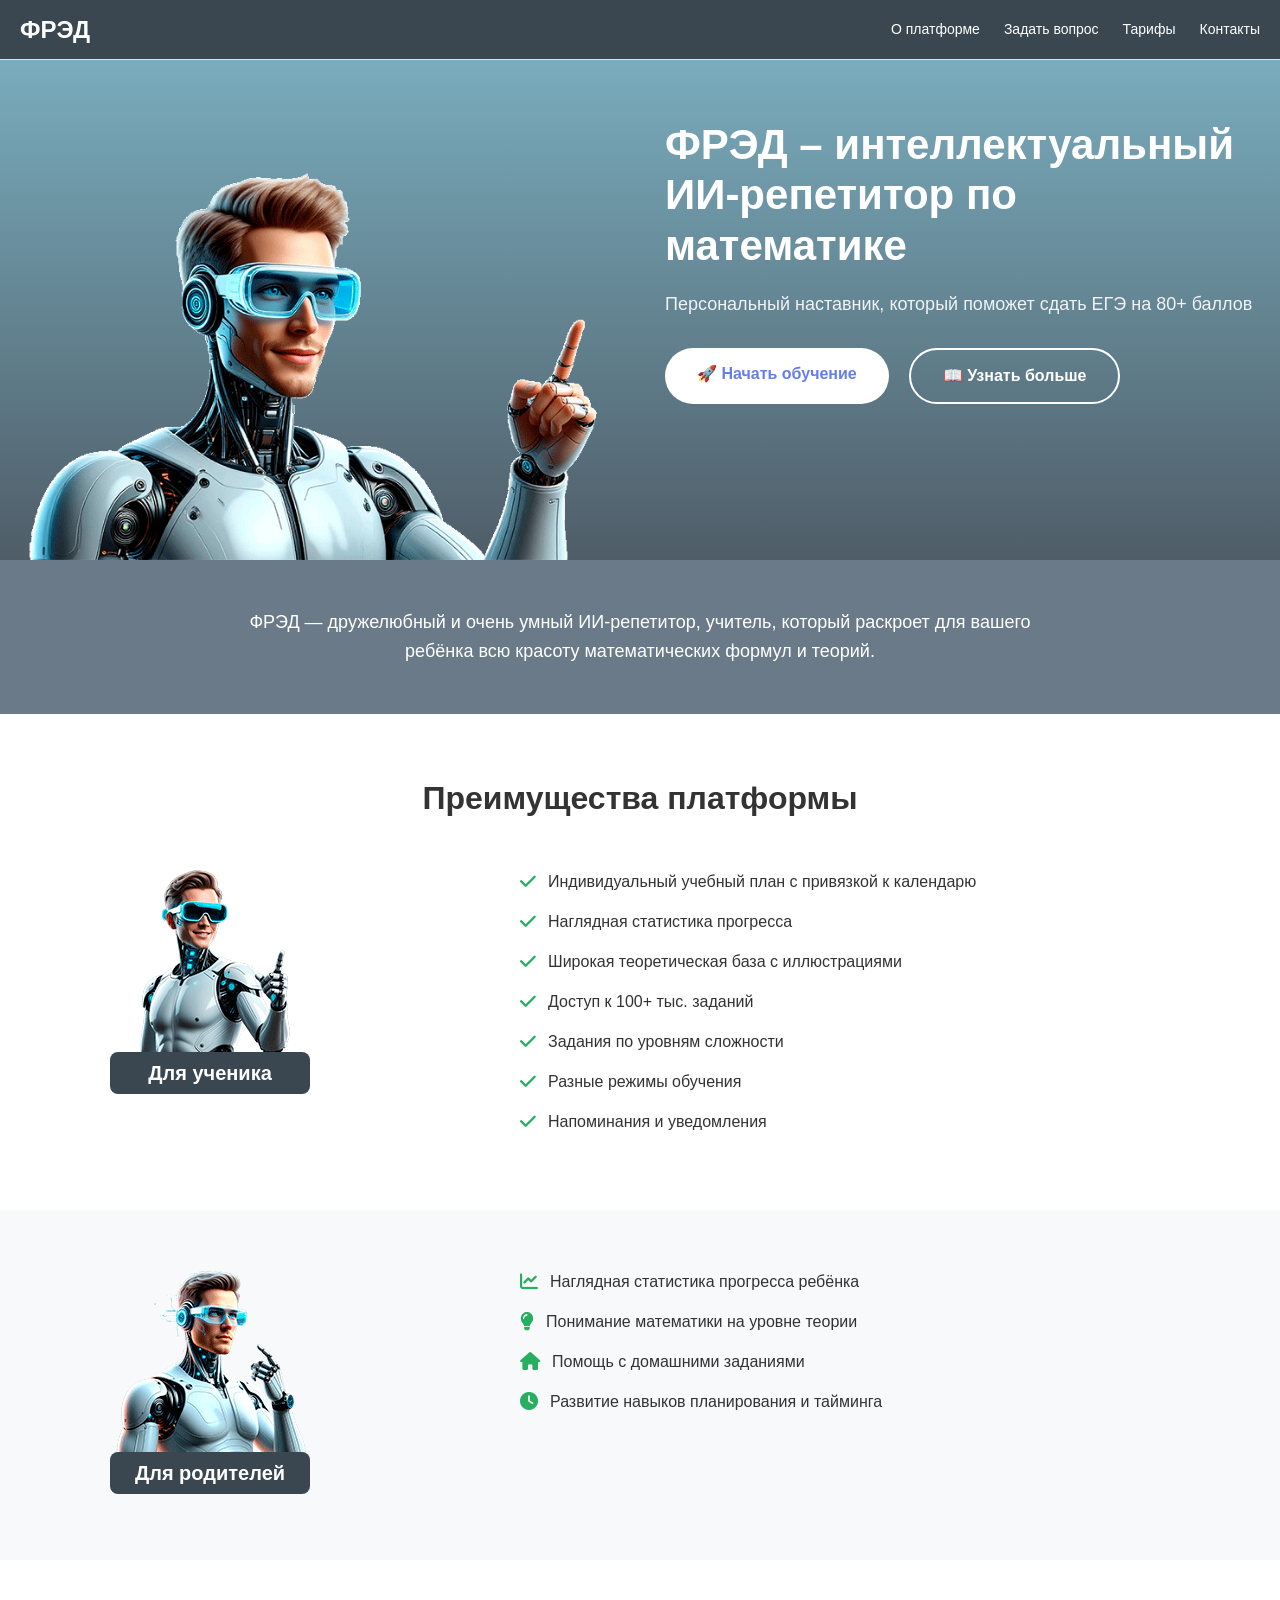
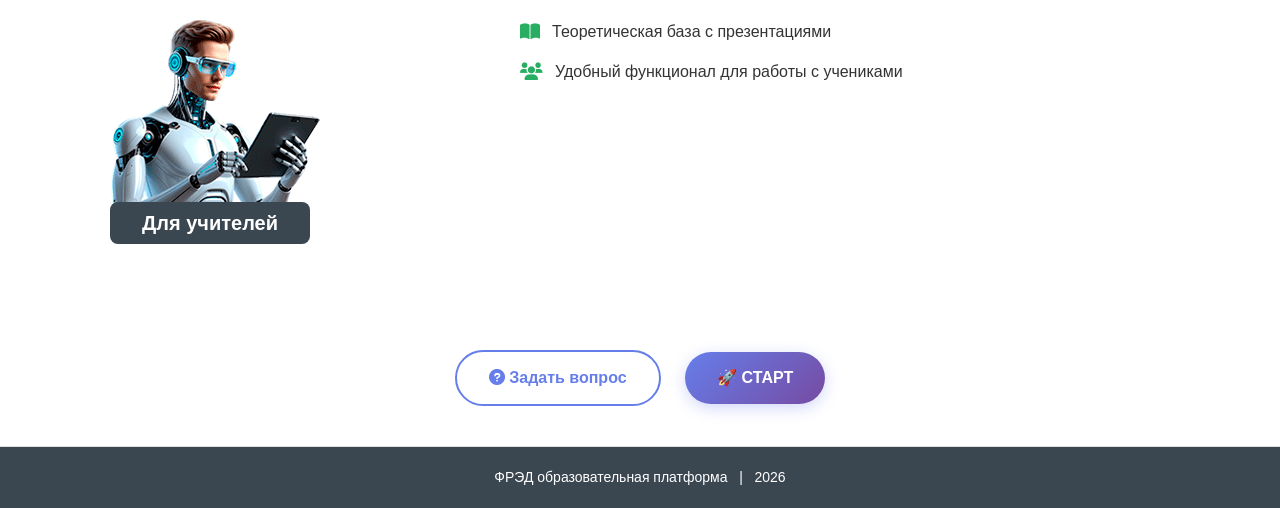
<file: static/index.html>
<!DOCTYPE html>
<html lang="ru">
<head>
    <meta charset="UTF-8">
    <meta name="viewport" content="width=device-width, initial-scale=1.0, user-scalable=yes">
    <meta name="description" content="ФРЭД — интеллектуальный ИИ-репетитор по математике. Подготовка к ЕГЭ, контрольным работам с 6 по 11 класс. Индивидуальный план, наглядная статистика, 100+ тыс. заданий.">
    <title>ФРЭД — ИИ-репетитор по математике</title>
    <link rel="icon" type="image/svg+xml" href="data:image/svg+xml,%3Csvg xmlns='http://www.w3.org/2000/svg' viewBox='0 0 100 100'%3E%3Ccircle cx='50' cy='50' r='50' fill='%23667EEA'/%3E%3Ctext x='50' y='67' text-anchor='middle' fill='white' font-size='40' font-weight='bold' font-family='Arial'%3EФ%3C/text%3E%3C/svg%3E">
    <link rel="stylesheet" href="https://cdnjs.cloudflare.com/ajax/libs/font-awesome/6.0.0-beta3/css/all.min.css">
    <style>
        * {
            margin: 0;
            padding: 0;
            box-sizing: border-box;
        }

        body {
            font-family: 'Arial', 'Helvetica', sans-serif;
            line-height: 1.5;
            color: #333333;
            overflow-x: hidden;
        }

        /* Контейнер с максимальной шириной */
        .container {
            max-width: 1400px;
            margin: 0 auto;
            padding: 0 20px;
        }

        /* ========== HEADER ========== */
        .header {
            background: #3a4650;
            width: 100%;
            min-height: 60px;
            display: flex;
            align-items: center;
            justify-content: space-between;
            flex-wrap: wrap;
            padding: 0 20px;
            border-bottom: 1px solid #e0e0e0;
            position: relative;
        }

        .logo {
            font-size: 24px;
            font-weight: bold;
            color: #fff;
            text-decoration: none;
        }

        .nav {
            display: flex;
            gap: 24px;
            flex-wrap: wrap;
        }

        .nav a {
            text-decoration: none;
            font-size: 14px;
            color: #fff;
            transition: color 0.3s;
        }

        .nav a:hover {
            color: #667EEA;
        }

        .mobile-menu-btn {
            display: none;
            font-size: 24px;
            background: none;
            border: none;
            cursor: pointer;
        }

        /* ========== HERO БЛОК (градиент) ========== */
        .hero {
            background: linear-gradient(
    to top, /* Направление градиента: снизу вверх */
    #4f5d68, /* Нижний цвет */
    #79acbd  /* Верхний цвет */
  );
  padding: 0;
    position: relative;
			
    }

.hero-container {
        max-width: 1400px;
    margin: 0 auto;
    padding: 0 20px;
    display: flex;
    align-items: stretch;  /* ← МЕНЯЕМ */
    gap: 50px;
    flex-wrap: wrap;
    position: relative;
	min-height: 500px;  /* ← минимальная высота */
}

.hero-image {
    flex: 1;
    min-width: 250px;
    margin-top: auto;
    text-align: center;
    display: flex;
    align-items: center;
    justify-content: center;
    height: 100%;  /* ← растягиваем на всю высоту родителя */
}

.hero-image img {
     width: auto;
    
    max-width: 100%;
    display: block;
    margin: 0 auto;
}


.hero-content {
     flex: 1;
    margin-top: 60px;
    margin-bottom: 60px;
}

.hero-content h1 {
    font-size: 42px;
    font-weight: bold;
    color: white;
    margin-bottom: 20px;
    line-height: 1.2;
}

.hero-subtitle {
    font-size: 18px;
    color: rgba(255,255,255,0.9);
    margin-bottom: 30px;
}

.hero-buttons {
    display: flex;
    gap: 20px;
    flex-wrap: wrap;
}

.btn-hero-primary {
    display: inline-block;
    background: white;
    color: #667EEA;
    padding: 14px 32px;
    border-radius: 40px;
    text-decoration: none;
    font-weight: bold;
    transition: all 0.3s;
}

.btn-hero-primary:hover {
    transform: translateY(-3px);
}

.btn-hero-secondary {
    display: inline-block;
    background: transparent;
    border: 2px solid white;
    color: white;
    padding: 14px 32px;
    border-radius: 40px;
    text-decoration: none;
    font-weight: bold;
    transition: all 0.3s;
}

.btn-hero-secondary:hover {
    background: rgba(255,255,255,0.1);
}

@media (max-width: 768px) {
    .hero {
        padding: 40px 0;
    }
    .hero-container {
        flex-direction: column;
        text-align: center;
    }
    .hero-content h1 {
        font-size: 28px;
    }
    .hero-buttons {
        justify-content: center;
    }
}


        /* ========== СИНИЙ БАННЕР ========== */
        .blue-banner {
            background: #6a7a88;
            color: white;
            text-align: center;
            padding: 48px 20px;
        }

        .blue-banner p {
            max-width: 800px;
            margin: 0 auto;
            font-size: 18px;
            line-height: 1.6;
        }

        /* ========== СЕКЦИИ ========== */
        .section {
            padding: 60px 0;
            background: #FFFFFF;
        }

        .section.light-bg {
            background: #F8F9FA;
        }

        .section-title {
            text-align: center;
            font-size: 32px;
            margin-bottom: 48px;
            font-weight: bold;
        }

        .two-columns {
            display: flex;
            gap: 200px;  /* увеличьте gap для большего расстояния */
            flex-wrap: wrap;
			padding-left: 80px;  /* ← отступ слева для всего блока */
        }

      /* Правильный паттерн для скрытого текста (рекомендован Google) */
.visually-hidden {
    position: absolute;
    width: 1px;
    height: 1px;
    margin: -1px;
    padding: 0;
    overflow: hidden;
    border: 0;
    clip: rect(0, 0, 0, 0);
    white-space: nowrap;
}

/* Стили для иконок */
.icon-col {
    text-align: center;
    display: flex;
    flex-direction: column;
    align-items: center;  /* ← центрирует иконку по горизонтали */
}

.icon-wrapper {
    position: relative;
    width: 220px;
    margin: 0 auto;
}

.section-icon {
    display: block;
    width: 100%;
    height: auto;
}

.icon-label {
    position: absolute;
    bottom: 6px;
    left: 0;
    right: 0;
    text-align: center;
    font-size: 20px;
    font-weight: bold;
    color: white;
    background: #3a4650;
    padding: 6px 10px;
    border-radius: 8px;
    margin: 0 10px;
}

/* Адаптив */
@media (max-width: 768px) {
    .two-columns {
            display: flex;
            gap: 60px;  /* увеличьте gap для большего расстояния */
            flex-wrap: wrap;
			padding-left: 20px;  /* ← отступ слева для всего блока */
        }
}


        .features-list {
            list-style: none;
        }

        .features-list li {
            margin-bottom: 16px;
            display: flex;
            align-items: flex-start;
            gap: 12px;
        }

        .features-list li i {
            color: #27ae60;
            font-size: 18px;
            margin-top: 2px;
            flex-shrink: 0;
        }

        /* ========== КНОПКИ CTA ========== */
        .buttons-row {
            text-align: center;
            padding: 40px 0;
        }

        .btn {
            display: inline-block;
            padding: 14px 32px;
            font-size: 16px;
            font-weight: bold;
            border-radius: 40px;
            text-decoration: none;
            transition: all 0.3s;
            margin: 0 10px;
            border: none;
            cursor: pointer;
        }

        .btn-primary {
            background: linear-gradient(135deg, #667EEA 0%, #764BA2 100%);
            color: white;
            box-shadow: 0 4px 15px rgba(102, 126, 234, 0.3);
        }

        .btn-primary:hover {
            transform: translateY(-2px);
            box-shadow: 0 6px 20px rgba(102, 126, 234, 0.4);
        }

        .btn-outline {
            background: transparent;
            color: #667EEA;
            border: 2px solid #667EEA;
        }

        .btn-outline:hover {
            background: #667EEA;
            color: white;
        }

        /* ========== FOOTER ========== */
        .footer {
            background: #3a4650;
            text-align: center;
            padding: 20px;
            border-top: 1px solid #e0e0e0;
            font-size: 14px;
            color: #fff;
        }

        /* ========== АДАПТИВНОСТЬ ========== */
        @media (max-width: 767px) {
            .header {
                position: relative;
                justify-content: space-between;
            }
            .nav {
                display: none;
                width: 100%;
                flex-direction: column;
                gap: 12px;
                padding: 20px 0;
                background: white;
                border-top: 1px solid #e0e0e0;
                margin-top: 10px;
            }
            .nav.open {
                display: flex;
            }
            .mobile-menu-btn {
                display: block;
            }
            .hero {
                padding: 40px 0;
                min-height: auto;
            }
            .hero-container {
                flex-direction: column;
                text-align: center;
            }
            .hero-content h1 {
                font-size: 28px;
            }
            .hero-buttons {
                justify-content: center;
            }
            .btn-hero-primary, .btn-hero-secondary {
                padding: 12px 24px;
            }
            .two-columns {
                flex-direction: column;
                gap: 40px;
            }
            .section-title {
                font-size: 28px;
            }
            .btn {
                display: block;
                width: 80%;
                margin: 10px auto;
                text-align: center;
            }
        }

        @media (min-width: 768px) and (max-width: 1199px) {
            .hero {
                padding: 50px 0;
            }
            .hero-content h1 {
                font-size: 32px;
            }
            .two-columns {
                gap: 30px;
            }
        }

        /* Анимация при скролле */
        @keyframes fadeInUp {
            from {
                opacity: 0;
                transform: translateY(30px);
            }
            to {
                opacity: 1;
                transform: translateY(0);
            }
        }

        .animate {
            animation: fadeInUp 0.6s ease forwards;
        }
    </style>
</head>
<body>

    <!-- HEADER -->
    <header class="header">
        <a href="#" class="logo">ФРЭД</a>
        <button class="mobile-menu-btn" id="mobileMenuBtn" aria-label="Меню">
            <i class="fas fa-bars"></i>
        </button>
        <nav class="nav" id="mainNav">
            <a href="#about">О платформе</a>
            <a href="#faq">Задать вопрос</a>
            <a href="#tariffs">Тарифы</a>
            <a href="#contacts">Контакты</a>
        </nav>
    </header>

    <!-- HERO БЛОК (градиент + Фрэд) -->
  <section class="hero">
    <div class="hero-container">
        <div class="hero-image">
                <img src="/static/images/repetitor.png" 
                     alt="репетитор по математике">
             </div>
        <div class="hero-content">
            <h1>ФРЭД – интеллектуальный<br>ИИ-репетитор по математике</h1>
            <p class="hero-subtitle">Персональный наставник, который поможет сдать ЕГЭ на 80+ баллов</p>
            <div class="hero-buttons">
                <a href="/static/choose-role.html" class="btn-hero-primary">🚀 Начать обучение</a>
                <a href="#about" class="btn-hero-secondary">📖 Узнать больше</a>
            </div>
        </div>
    </div>
</section>

    <!-- СИНИЙ БАННЕР -->
    <section class="blue-banner">
        <p>ФРЭД — дружелюбный и очень умный ИИ-репетитор, учитель, который раскроет для вашего ребёнка всю красоту математических формул и теорий.</p>
    </section>

    <!-- СЕКЦИЯ: Преимущества платформы -->
    <section class="section" id="about">
        <div class="container">
            <h2 class="section-title">Преимущества платформы</h2>
            <div class="two-columns">
    <!-- Для ученика -->
    <div class="col icon-col">
        <div class="icon-wrapper">
            <img src="/static/images/icon_uchenik_2.png" alt="Индивидуальный план и наглядная статистика" class="section-icon">
            <div class="icon-label">Для ученика</div>
             </div>
            </div>
    <div class="col">
        <ul class="features-list">
            <li><i class="fas fa-check"></i> Индивидуальный учебный план с привязкой к календарю</li>
            <li><i class="fas fa-check"></i> Наглядная статистика прогресса</li>
            <li><i class="fas fa-check"></i> Широкая теоретическая база с иллюстрациями</li>
            <li><i class="fas fa-check"></i> Доступ к 100+ тыс. заданий</li>
            <li><i class="fas fa-check"></i> Задания по уровням сложности</li>
            <li><i class="fas fa-check"></i> Разные режимы обучения</li>
            <li><i class="fas fa-check"></i> Напоминания и уведомления</li>
        </ul>
    </div>
</div>
        </div>
    </section>

    <!-- СЕКЦИЯ: Для родителей -->
    <section class="section light-bg">
        <div class="container">
           <div class="two-columns">
    <!-- Для родителей -->
    <div class="col icon-col">
        <div class="icon-wrapper">
            <img src="/static/images/icon_rodit_2.png" alt="Контроль прогресса и помощь ребёнку" class="section-icon">
            <div class="icon-label">Для родителей</div>
            </div>
        
    </div>
    <div class="col">
        <ul class="features-list">
            <li><i class="fas fa-chart-line"></i> Наглядная статистика прогресса ребёнка</li>
            <li><i class="fas fa-lightbulb"></i> Понимание математики на уровне теории</li>
            <li><i class="fas fa-home"></i> Помощь с домашними заданиями</li>
            <li><i class="fas fa-clock"></i> Развитие навыков планирования и тайминга</li>
        </ul>
    </div>
</div>
        </div>
    </section>

    <!-- СЕКЦИЯ: Для учителей -->
    <section class="section">
        <div class="container">
           <div class="two-columns">
    <!-- Для учителей -->
    <div class="col icon-col">
        <div class="icon-wrapper">
            <img src="/static/images/icon_ticher_2.png" alt="Инструменты для работы с классом" class="section-icon">
            <div class="icon-label">Для учителей</div>
            </div>       
    </div>
    <div class="col">
        <ul class="features-list">
            <li><i class="fas fa-book-open"></i> Теоретическая база с презентациями</li>
            <li><i class="fas fa-users"></i> Удобный функционал для работы с учениками</li>
        </ul>
    </div>
</div>
        </div>
    </section>

    <!-- КНОПКИ CTA -->
    <section class="buttons-row">
        <a href="#" class="btn btn-outline" id="askQuestionBtn"><i class="fas fa-question-circle"></i> Задать вопрос</a>
        <a href="/static/choose-role.html" class="btn btn-primary" id="startBtn">🚀 СТАРТ</a>
    </section>

    <!-- FOOTER -->
    <footer class="footer">
        <p>ФРЭД образовательная платформа &nbsp;&nbsp;|&nbsp;&nbsp; 2026</p>
    </footer>

    <script>
        // Бургер-меню
        const mobileBtn = document.getElementById('mobileMenuBtn');
        const mainNav = document.getElementById('mainNav');
        if (mobileBtn) {
            mobileBtn.addEventListener('click', () => {
                mainNav.classList.toggle('open');
            });
        }

        // Анимация при скролле
        const animatedElements = document.querySelectorAll('.section, .blue-banner, .hero');
        const observer = new IntersectionObserver((entries) => {
            entries.forEach(entry => {
                if (entry.isIntersecting) {
                    entry.target.classList.add('animate');
                    observer.unobserve(entry.target);
                }
            });
        }, { threshold: 0.1 });
        animatedElements.forEach(el => observer.observe(el));

        // Обработчики кнопок
        document.getElementById('askQuestionBtn')?.addEventListener('click', (e) => {
            e.preventDefault();
            alert('📬 Чат с Фрэдом откроется здесь. Вы можете задать любой вопрос.');
        });
    </script>
</body>
</html>
</file>
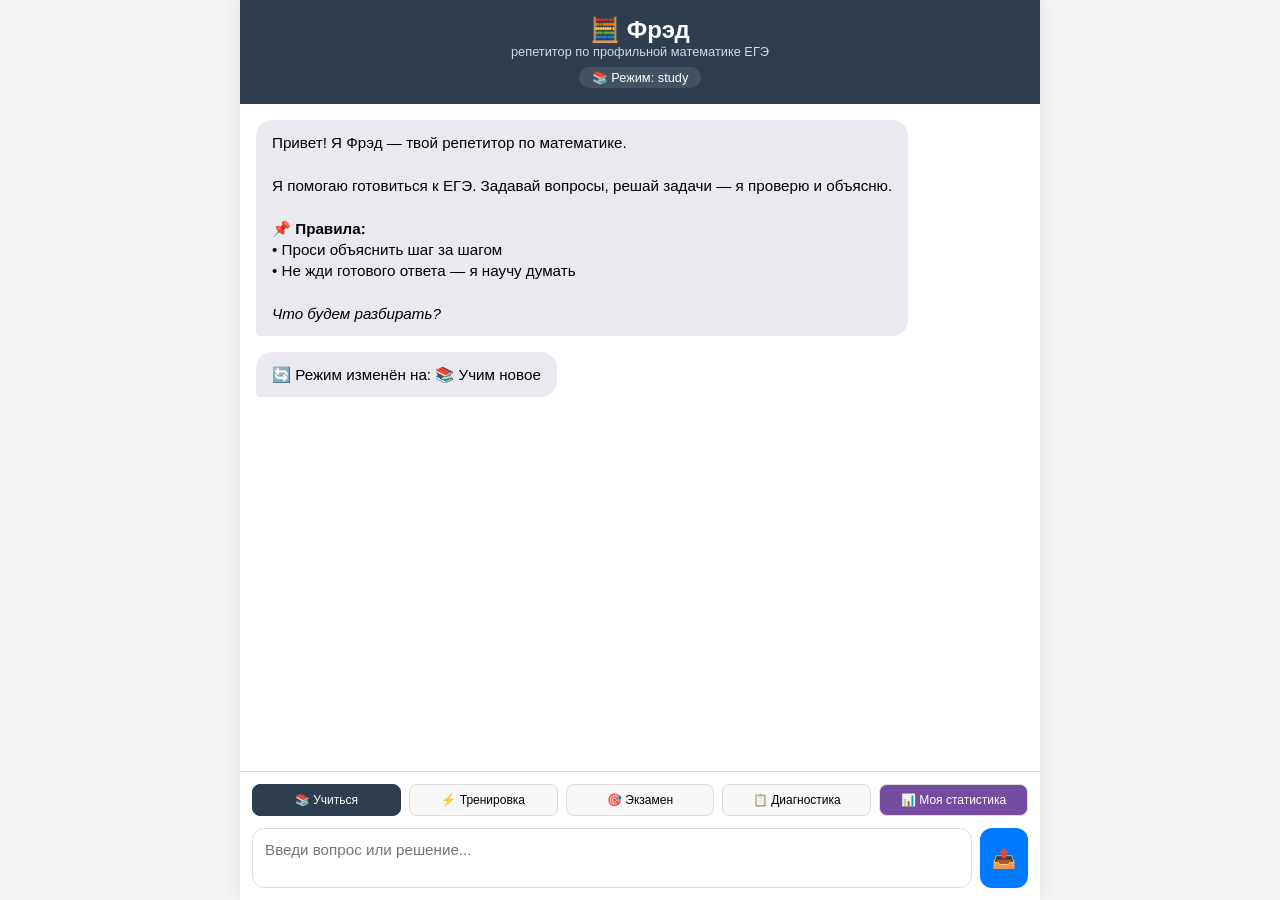
<file: static/app.html>
<!DOCTYPE html>
<html lang="ru">
<head>
    <meta charset="UTF-8">
    <meta name="viewport" content="width=device-width, initial-scale=1.0, user-scalable=yes">
    <title>Фрэд — репетитор по математике</title>
    <style>
        * { margin: 0; padding: 0; box-sizing: border-box; }
        body {
            font-family: -apple-system, BlinkMacSystemFont, 'Segoe UI', Roboto, Helvetica, Arial, sans-serif;
            background: #f5f5f5;
            height: 100vh;
            display: flex;
            justify-content: center;
            align-items: center;
        }
        .app {
            width: 100%;
            max-width: 800px;
            height: 100vh;
            display: flex;
            flex-direction: column;
            background: white;
            box-shadow: 0 0 20px rgba(0,0,0,0.1);
        }
        header {
            background: #2c3e50;
            color: white;
            padding: 1rem;
            text-align: center;
            flex-shrink: 0;
        }
        header h1 { font-size: 1.5rem; }
        .subtitle { font-size: 0.8rem; opacity: 0.8; }
        .mode-indicator {
            background: rgba(255,255,255,0.1);
            display: inline-block;
            padding: 0.2rem 0.8rem;
            border-radius: 20px;
            font-size: 0.8rem;
            margin-top: 0.5rem;
        }
        .chat-container {
            flex: 1;
            overflow-y: auto;
            padding: 1rem;
        }
        .chat-messages {
            display: flex;
            flex-direction: column;
            gap: 1rem;
        }
        .message {
            max-width: 85%;
            padding: 0.75rem 1rem;
            border-radius: 1rem;
            line-height: 1.4;
            font-size: 0.95rem;
        }
        .message.user {
            background: #007aff;
            color: white;
            align-self: flex-end;
            border-bottom-right-radius: 0.25rem;
        }
        .message.assistant {
            background: #e9e9ef;
            color: #000;
            align-self: flex-start;
            border-bottom-left-radius: 0.25rem;
        }
        .input-area {
            border-top: 1px solid #ddd;
            padding: 0.75rem;
            background: white;
            flex-shrink: 0;
        }
        .mode-buttons {
            display: flex;
            gap: 0.5rem;
            margin-bottom: 0.75rem;
        }
        .mode-btn {
            flex: 1;
            padding: 0.5rem;
            border: 1px solid #ddd;
            background: #f8f8f8;
            border-radius: 0.5rem;
            cursor: pointer;
            font-size: 0.8rem;
            transition: all 0.2s;
        }
        .mode-btn:hover { background: #e0e0e0; }
        .mode-btn.active {
            background: #2c3e50;
            color: white;
            border-color: #2c3e50;
        }
        .input-row {
            display: flex;
            gap: 0.5rem;
        }
        textarea {
            flex: 1;
            padding: 0.75rem;
            border: 1px solid #ddd;
            border-radius: 0.75rem;
            resize: none;
            font-family: inherit;
            font-size: 0.95rem;
        }
        #send-btn {
            width: 48px;
            background: #007aff;
            border: none;
            border-radius: 0.75rem;
            color: white;
            font-size: 1.2rem;
            cursor: pointer;
        }
        .typing { color: #666; font-style: italic; padding: 0.5rem 1rem; }
        @media (max-width: 600px) {
            .message { max-width: 90%; }
            .mode-btn { font-size: 0.7rem; }
        }


.mode-buttons {
    display: flex;
    gap: 0.5rem;
    margin-bottom: 0.75rem;
    flex-wrap: wrap;
}
.mode-btn {
    flex: 1;
    padding: 0.5rem 0.25rem;
    border: 1px solid #ddd;
    background: #f8f8f8;
    border-radius: 0.5rem;
    cursor: pointer;
    font-size: 0.75rem;
    transition: all 0.2s;
    white-space: nowrap;
}
@media (max-width: 500px) {
    .mode-btn {
        font-size: 0.65rem;
        padding: 0.5rem 0.1rem;
        white-space: normal;
        word-break: keep-all;
    }
}


    </style>
</head>
<body>
    <div class="app">
        <header>
            <h1>🧮 Фрэд</h1>
            <p class="subtitle">репетитор по профильной математике ЕГЭ</p>
            <div class="mode-indicator">📚 Режим: <span id="mode-display">study</span></div>
        </header>

        <div class="chat-container">
            <div id="chat-messages" class="chat-messages">
                <div class="message assistant">
                    Привет! Я Фрэд — твой репетитор по математике.<br><br>
                    Я помогаю готовиться к ЕГЭ. Задавай вопросы, решай задачи — я проверю и объясню.<br><br>
                    📌 <strong>Правила:</strong><br>
                    • Проси объяснить шаг за шагом<br>
                    • Не жди готового ответа — я научу думать<br><br>
                    <em>Что будем разбирать?</em>
                </div>
            </div>
        </div>

        <div class="input-area">
            <div class="mode-buttons">
    <button data-mode="study" class="mode-btn active">📚 Учиться</button>
    <button data-mode="training" class="mode-btn">⚡ Тренировка</button>
    <button data-mode="exam" class="mode-btn">🎯 Экзамен</button>
    <button onclick="location.href='/static/diagnostic.html'" class="mode-btn">📋 Диагностика</button>
    <button onclick="location.href='/static/stats.html'" class="mode-btn" style="background:#764ba2; color:white;">📊 Моя статистика</button>
</div>

            <div class="input-row">
                <textarea id="message-input" placeholder="Введи вопрос или решение..." rows="2"></textarea>
                <button id="send-btn">📤</button>
            </div>
        </div>
    </div>

    <script>
        let currentUserId = null;
        let currentMode = 'study';

        function getUserId() {
            let userId = localStorage.getItem('fred_user_id');
            if (!userId) {
                userId = 'user_' + Date.now() + '_' + Math.random().toString(36).substr(2, 8);
                localStorage.setItem('fred_user_id', userId);
            }
            return userId;
        }

        function addMessage(text, isUser = false) {
            const messagesDiv = document.getElementById('chat-messages');
            const messageDiv = document.createElement('div');
            messageDiv.className = `message ${isUser ? 'user' : 'assistant'}`;
            messageDiv.innerHTML = text.replace(/\n/g, '<br>');
            messagesDiv.appendChild(messageDiv);
            messagesDiv.scrollTop = messagesDiv.scrollHeight;
        }

        function addTypingIndicator() {
            const messagesDiv = document.getElementById('chat-messages');
            const typingDiv = document.createElement('div');
            typingDiv.className = 'message assistant typing';
            typingDiv.id = 'typing-indicator';
            typingDiv.innerHTML = 'Фрэд печатает...';
            messagesDiv.appendChild(typingDiv);
            messagesDiv.scrollTop = messagesDiv.scrollHeight;
        }

        function removeTypingIndicator() {
            const indicator = document.getElementById('typing-indicator');
            if (indicator) indicator.remove();
        }

        async function sendMessage(message, mode) {
            addTypingIndicator();
            try {
                const response = await fetch('/api/chat', {
                    method: 'POST',
                    headers: { 'Content-Type': 'application/json' },
                    body: JSON.stringify({ user_id: currentUserId, message: message, mode: mode })
                });
                removeTypingIndicator();
                if (!response.ok) throw new Error('HTTP error ' + response.status);
                const data = await response.json();
                addMessage(data.reply, false);
            } catch (error) {
                removeTypingIndicator();
                console.error('Ошибка:', error);
                addMessage('😕 Упс... Что-то пошло не так. Попробуй ещё раз.', false);
            }
        }

        async function handleSend() {
            const input = document.getElementById('message-input');
            const message = input.value.trim();
            if (!message) return;
            addMessage(message, true);
            input.value = '';
            input.style.height = 'auto';
            await sendMessage(message, currentMode);
        }

        function setMode(mode) {
            currentMode = mode;
            document.getElementById('mode-display').textContent = mode;
            document.querySelectorAll('.mode-btn').forEach(btn => {
                if (btn.dataset.mode === mode) btn.classList.add('active');
                else btn.classList.remove('active');
            });
            addMessage(`🔄 Режим изменён на: ${mode === 'study' ? '📚 Учим новое' : mode === 'training' ? '⚡ Тренировка' : '🎯 Экзамен'}`, false);
        }

        // Инициализация
        currentUserId = getUserId();
        setMode('study');

        // Обработчики
        document.getElementById('send-btn').onclick = handleSend;
        document.getElementById('message-input').onkeydown = (e) => {
            if (e.key === 'Enter' && !e.shiftKey) {
                e.preventDefault();
                handleSend();
            }
        };
        document.getElementById('message-input').oninput = function() {
            this.style.height = 'auto';
            this.style.height = Math.min(this.scrollHeight, 120) + 'px';
        };
        document.querySelectorAll('.mode-btn').forEach(btn => {
    if (btn.dataset.mode) {
        btn.onclick = () => setMode(btn.dataset.mode);
    }
});
        
        console.log('Фрэд веб-клиент запущен. User ID:', currentUserId);
    </script>
</body>
</html>
</file>
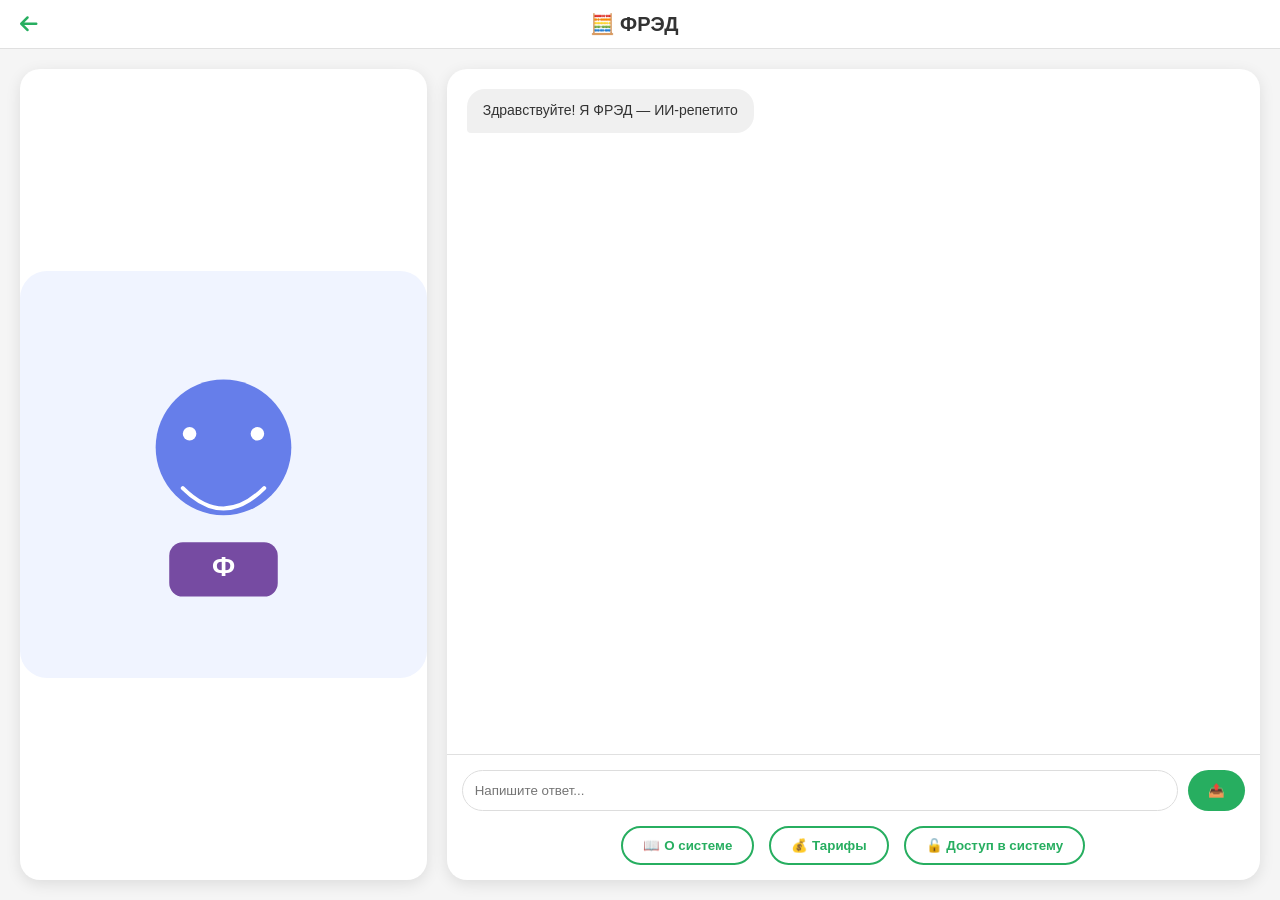
<file: static/chat-parent.html>
<!DOCTYPE html>
<html lang="ru">
<head>
    <meta charset="UTF-8">
    <meta name="viewport" content="width=device-width, initial-scale=1.0, user-scalable=yes">
    <title>ФРЭД — чат с родителем</title>
    <link rel="icon" type="image/svg+xml" href="data:image/svg+xml,%3Csvg xmlns='http://www.w3.org/2000/svg' viewBox='0 0 100 100'%3E%3Ccircle cx='50' cy='50' r='50' fill='%23667EEA'/%3E%3Ctext x='50' y='67' text-anchor='middle' fill='white' font-size='40' font-weight='bold' font-family='Arial'%3EФ%3C/text%3E%3C/svg%3E">
    <link rel="stylesheet" href="https://cdnjs.cloudflare.com/ajax/libs/font-awesome/6.0.0-beta3/css/all.min.css">
    <style>
        * { margin: 0; padding: 0; box-sizing: border-box; }
        body {
            font-family: 'Arial', 'Helvetica', sans-serif;
            background: #f5f5f5;
            height: 100vh;
            display: flex;
            flex-direction: column;
        }
        .header {
            background: white;
            padding: 12px 20px;
            display: flex;
            align-items: center;
            justify-content: space-between;
            border-bottom: 1px solid #e0e0e0;
            flex-shrink: 0;
        }
        .back-btn {
            background: none;
            border: none;
            font-size: 20px;
            cursor: pointer;
            color: #27ae60;
        }
        .logo { font-size: 20px; font-weight: bold; color: #333; }
        .main-content {
            flex: 1;
            display: flex;
            gap: 20px;
            padding: 20px;
            overflow: hidden;
        }
        .fred-image {
            flex: 1;
            background: white;
            border-radius: 20px;
            display: flex;
            align-items: center;
            justify-content: center;
            box-shadow: 0 4px 15px rgba(0,0,0,0.1);
        }
        .fred-image img { max-width: 100%; max-height: 100%; border-radius: 20px; }
        .chat-container {
            flex: 2;
            background: white;
            border-radius: 20px;
            display: flex;
            flex-direction: column;
            box-shadow: 0 4px 15px rgba(0,0,0,0.1);
            overflow: hidden;
        }
        .chat-messages {
            flex: 1;
            overflow-y: auto;
            padding: 20px;
            display: flex;
            flex-direction: column;
            gap: 15px;
        }
        .message {
            max-width: 80%;
            padding: 12px 16px;
            border-radius: 18px;
            line-height: 1.4;
            font-size: 14px;
        }
        .message.fred { background: #f0f0f0; color: #333; align-self: flex-start; border-bottom-left-radius: 4px; }
        .message.user { background: #27ae60; color: white; align-self: flex-end; border-bottom-right-radius: 4px; }
        .input-area { padding: 15px; border-top: 1px solid #e0e0e0; }
        .input-row { display: flex; gap: 10px; }
        .input-row input { flex: 1; padding: 12px; border: 1px solid #ddd; border-radius: 25px; outline: none; }
        .input-row button { background: #27ae60; border: none; padding: 0 20px; border-radius: 25px; color: white; cursor: pointer; }
        .action-buttons {
            display: flex;
            gap: 15px;
            margin-top: 15px;
            justify-content: center;
            flex-wrap: wrap;
        }
        .action-btn {
            background: white;
            border: 2px solid #27ae60;
            padding: 10px 20px;
            border-radius: 30px;
            color: #27ae60;
            cursor: pointer;
            font-weight: bold;
            transition: all 0.3s;
        }
        .action-btn:hover { background: #27ae60; color: white; }
        @media (max-width: 768px) {
            .main-content { flex-direction: column; }
            .fred-image { min-height: 200px; }
            .message { max-width: 90%; }
        }
    </style>
</head>
<body>
    <div class="header">
        <button class="back-btn" onclick="window.location.href='/static/choose-role.html'"><i class="fas fa-arrow-left"></i></button>
        <div class="logo">🧮 ФРЭД</div>
        <div style="width: 30px;"></div>
    </div>

    <div class="main-content">
        <div class="fred-image">
            <img src="data:image/svg+xml,%3Csvg xmlns='http://www.w3.org/2000/svg' viewBox='0 0 300 300'%3E%3Crect width='300' height='300' fill='%23F0F4FF' rx='20'/%3E%3Ccircle cx='150' cy='130' r='50' fill='%23667EEA'/%3E%3Ccircle cx='125' cy='120' r='5' fill='white'/%3E%3Ccircle cx='175' cy='120' r='5' fill='white'/%3E%3Cpath d='M120 160 Q150 190 180 160' stroke='white' stroke-width='3' fill='none' stroke-linecap='round'/%3E%3Crect x='110' y='200' width='80' height='40' fill='%23764BA2' rx='10'/%3E%3Ctext x='150' y='225' text-anchor='middle' fill='white' font-size='20' font-family='Arial' font-weight='bold'%3EФ%3C/text%3E%3C/svg%3E" alt="Фрэд">
        </div>

        <div class="chat-container">
            <div class="chat-messages" id="chatMessages"></div>
            <div class="input-area">
                <div class="input-row">
                    <input type="text" id="messageInput" placeholder="Напишите ответ...">
                    <button id="sendBtn">📤</button>
                </div>
                <div class="action-buttons" id="actionButtons">
                    <button class="action-btn" id="aboutBtn">📖 О системе</button>
                    <button class="action-btn" id="tariffsBtn">💰 Тарифы</button>
                    <button class="action-btn" id="accessBtn">🔓 Доступ в систему</button>
                </div>
            </div>
        </div>
    </div>

    <script>
        let step = 0;
        let isTyping = false;
        const chatMessages = document.getElementById('chatMessages');
        const messageInput = document.getElementById('messageInput');
        const sendBtn = document.getElementById('sendBtn');

        async function typeText(element, text, speed = 30) {
            if (isTyping) return;
            isTyping = true;
            element.innerHTML = '';
            for (let i = 0; i <= text.length; i++) {
                element.innerHTML = text.substring(0, i);
                await new Promise(resolve => setTimeout(resolve, speed));
            }
            isTyping = false;
        }

        function addMessage(text, isUser = false) {
            const messageDiv = document.createElement('div');
            messageDiv.className = `message ${isUser ? 'user' : 'fred'}`;
            messageDiv.innerHTML = text.replace(/\n/g, '<br>');
            chatMessages.appendChild(messageDiv);
            chatMessages.scrollTop = chatMessages.scrollHeight;
            return messageDiv;
        }

        async function startDialog() {
            const responseDiv = addMessage("", false);
            await typeText(responseDiv, "Здравствуйте! Я ФРЭД — ИИ-репетитор по математике.\n\nРасскажите, для кого вы ищете репетитора: для сына или дочери? Какой класс? Есть ли цель по баллам ЕГЭ?");
            step = 1;
            messageInput.disabled = false;
            sendBtn.disabled = false;
            messageInput.focus();
        }

        async function handleUserInput(message) {
            if (!message.trim()) return;
            addMessage(message, true);
            messageInput.value = '';
            
            if (step === 1) {
                const responseDiv = addMessage("", false);
                await typeText(responseDiv, "Спасибо за информацию! Я подготовил для вас индивидуальное предложение. Хотите получить его на почту или посмотреть здесь?");
                step = 2;
            } else if (step === 2) {
                const responseDiv = addMessage("", false);
                await typeText(responseDiv, "Отлично! Наши тарифы и возможности вы можете посмотреть на главной странице. Если остались вопросы — спрашивайте!");
                step = 3;
            }
        }

        sendBtn.onclick = () => {
            const message = messageInput.value.trim();
            if (message && !isTyping) handleUserInput(message);
        };
        messageInput.onkeypress = (e) => { if (e.key === 'Enter') sendBtn.click(); };

        document.getElementById('aboutBtn').onclick = () => window.location.href = '/';
        document.getElementById('tariffsBtn').onclick = () => window.location.href = '/#tariffs';
        document.getElementById('accessBtn').onclick = () => window.location.href = '/static/app.html';

        startDialog();
    </script>
</body>
</html>
</file>
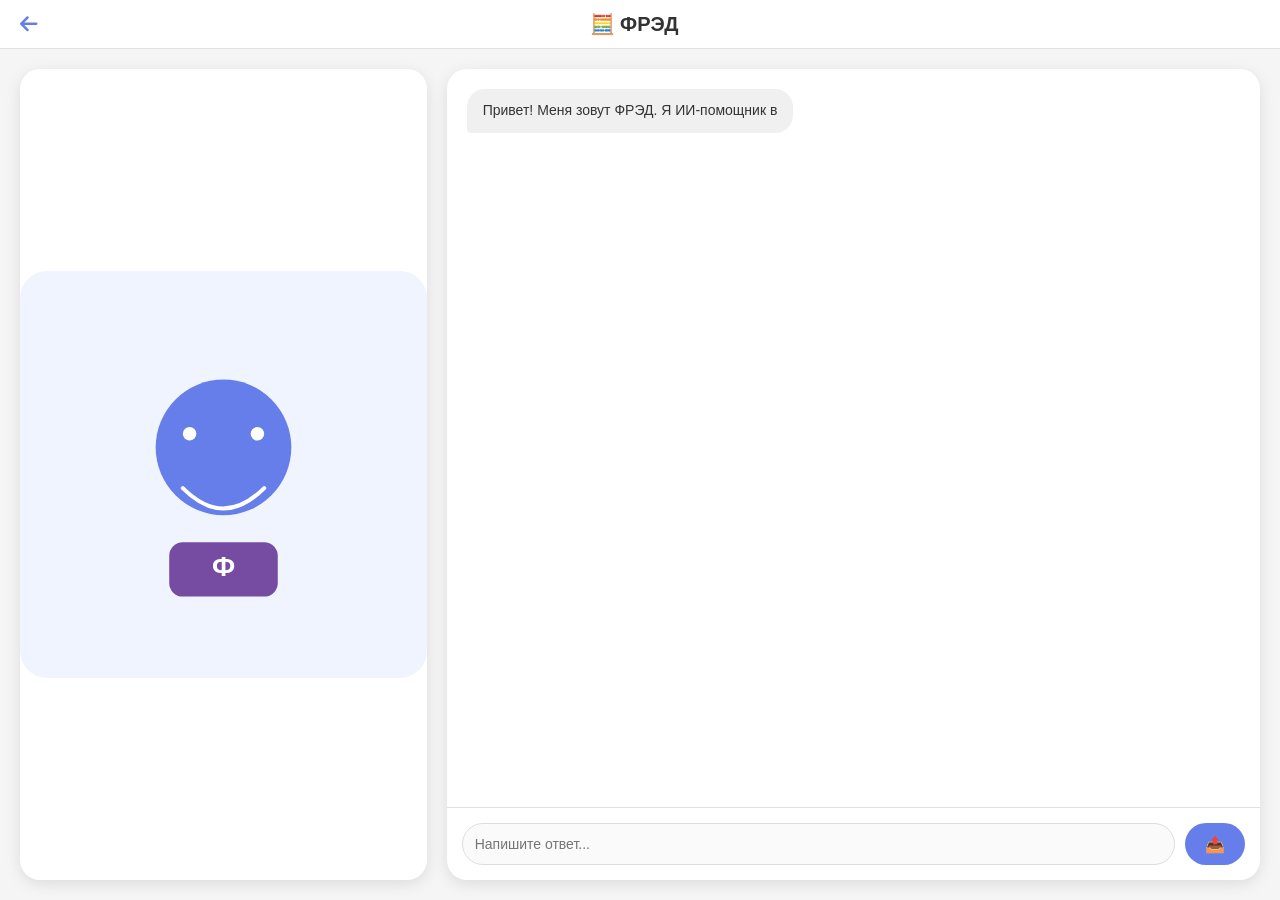
<file: static/chat-student.html>
<!DOCTYPE html>
<html lang="ru">
<head>
    <meta charset="UTF-8">
    <meta name="viewport" content="width=device-width, initial-scale=1.0, user-scalable=yes">
    <title>ФРЭД — чат с учеником</title>
    <link rel="icon" type="image/svg+xml" href="data:image/svg+xml,%3Csvg xmlns='http://www.w3.org/2000/svg' viewBox='0 0 100 100'%3E%3Ccircle cx='50' cy='50' r='50' fill='%23667EEA'/%3E%3Ctext x='50' y='67' text-anchor='middle' fill='white' font-size='40' font-weight='bold' font-family='Arial'%3EФ%3C/text%3E%3C/svg%3E">
    <link rel="stylesheet" href="https://cdnjs.cloudflare.com/ajax/libs/font-awesome/6.0.0-beta3/css/all.min.css">
    <style>
        * {
            margin: 0;
            padding: 0;
            box-sizing: border-box;
        }

        body {
            font-family: 'Arial', 'Helvetica', sans-serif;
            background: #f5f5f5;
            height: 100vh;
            display: flex;
            flex-direction: column;
        }

        /* HEADER */
        .header {
            background: white;
            padding: 12px 20px;
            display: flex;
            align-items: center;
            justify-content: space-between;
            border-bottom: 1px solid #e0e0e0;
            flex-shrink: 0;
        }

        .back-btn {
            background: none;
            border: none;
            font-size: 20px;
            cursor: pointer;
            color: #667EEA;
        }

        .logo {
            font-size: 20px;
            font-weight: bold;
            color: #333;
        }

        /* MAIN CONTENT */
        .main-content {
            flex: 1;
            display: flex;
            gap: 20px;
            padding: 20px;
            overflow: hidden;
        }

        /* ЛЕВАЯ ЧАСТЬ — ИЗОБРАЖЕНИЕ ФРЭДА */
        .fred-image {
            flex: 1;
            background: white;
            border-radius: 20px;
            display: flex;
            align-items: center;
            justify-content: center;
            box-shadow: 0 4px 15px rgba(0,0,0,0.1);
            min-height: 300px;
        }

        .fred-image img {
            max-width: 100%;
            max-height: 100%;
            border-radius: 20px;
            object-fit: contain;
        }

        /* ПРАВАЯ ЧАСТЬ — ЧАТ */
        .chat-container {
            flex: 2;
            background: white;
            border-radius: 20px;
            display: flex;
            flex-direction: column;
            box-shadow: 0 4px 15px rgba(0,0,0,0.1);
            overflow: hidden;
        }

        .chat-messages {
            flex: 1;
            overflow-y: auto;
            padding: 20px;
            display: flex;
            flex-direction: column;
            gap: 15px;
        }

        .message {
            max-width: 80%;
            padding: 12px 16px;
            border-radius: 18px;
            line-height: 1.4;
            font-size: 14px;
        }

        .message.fred {
            background: #f0f0f0;
            color: #333;
            align-self: flex-start;
            border-bottom-left-radius: 4px;
        }

        .message.user {
            background: #667EEA;
            color: white;
            align-self: flex-end;
            border-bottom-right-radius: 4px;
        }

        .message.typing {
            background: #f0f0f0;
            color: #666;
            font-style: italic;
        }

        /* ИНПУТ + КНОПКИ */
        .input-area {
            padding: 15px;
            border-top: 1px solid #e0e0e0;
        }

        .input-row {
            display: flex;
            gap: 10px;
        }

        .input-row input {
            flex: 1;
            padding: 12px;
            border: 1px solid #ddd;
            border-radius: 25px;
            font-size: 14px;
            outline: none;
        }

        .input-row button {
            background: #667EEA;
            border: none;
            padding: 0 20px;
            border-radius: 25px;
            color: white;
            cursor: pointer;
            font-size: 16px;
        }

        .action-buttons {
            display: flex;
            gap: 15px;
            margin-top: 15px;
            justify-content: center;
            flex-wrap: wrap;
        }

        .action-btn {
            background: white;
            border: 2px solid #667EEA;
            padding: 10px 20px;
            border-radius: 30px;
            color: #667EEA;
            cursor: pointer;
            font-size: 14px;
            font-weight: bold;
            transition: all 0.3s;
        }

        .action-btn:hover {
            background: #667EEA;
            color: white;
        }

        /* АДАПТИВ */
        @media (max-width: 768px) {
            .main-content {
                flex-direction: column;
            }
            .fred-image {
                min-height: 200px;
                max-height: 250px;
            }
            .message {
                max-width: 90%;
            }
        }
    </style>
</head>
<body>
    <div class="header">
        <button class="back-btn" onclick="window.location.href='/static/choose-role.html'">
            <i class="fas fa-arrow-left"></i>
        </button>
        <div class="logo">🧮 ФРЭД</div>
        <div style="width: 30px;"></div>
    </div>

    <div class="main-content">
        <div class="fred-image">
            <img src="data:image/svg+xml,%3Csvg xmlns='http://www.w3.org/2000/svg' viewBox='0 0 300 300'%3E%3Crect width='300' height='300' fill='%23F0F4FF' rx='20'/%3E%3Ccircle cx='150' cy='130' r='50' fill='%23667EEA'/%3E%3Ccircle cx='125' cy='120' r='5' fill='white'/%3E%3Ccircle cx='175' cy='120' r='5' fill='white'/%3E%3Cpath d='M120 160 Q150 190 180 160' stroke='white' stroke-width='3' fill='none' stroke-linecap='round'/%3E%3Crect x='110' y='200' width='80' height='40' fill='%23764BA2' rx='10'/%3E%3Ctext x='150' y='225' text-anchor='middle' fill='white' font-size='20' font-family='Arial' font-weight='bold'%3EФ%3C/text%3E%3C/svg%3E"
                 alt="Фрэд">
        </div>

        <div class="chat-container">
            <div class="chat-messages" id="chatMessages">
                <div class="message fred" id="greetingMessage"></div>
            </div>
            <div class="input-area">
                <div class="input-row">
                    <input type="text" id="messageInput" placeholder="Напишите ответ..." disabled>
                    <button id="sendBtn" disabled>📤</button>
                </div>
                <div class="action-buttons" id="actionButtons" style="display: none;">
                    <button class="action-btn" id="playBtn">🎮 Играть</button>
                    <button class="action-btn" id="trialBtn">📚 Пробное занятие</button>
                    <button class="action-btn" id="accessBtn">🔓 Доступ в систему</button>
                </div>
            </div>
        </div>
    </div>

    <script>
        // Состояние диалога
        let step = 0;  // 0-приветствие, 1-имя, 2-возраст, 3-класс, 4-финал
        let userData = {
            name: '',
            age: '',
            grade: ''
        };
        let isTyping = false;
        let currentUserId = null;

        // DOM элементы
        const chatMessages = document.getElementById('chatMessages');
        const messageInput = document.getElementById('messageInput');
        const sendBtn = document.getElementById('sendBtn');
        const actionButtons = document.getElementById('actionButtons');

        // Получение/создание user_id
        function getUserId() {
            let id = localStorage.getItem('fred_user_id');
            if (!id) {
                id = 'user_' + Date.now() + '_' + Math.random().toString(36).substr(2, 8);
                localStorage.setItem('fred_user_id', id);
            }
            return id;
        }

        // Эффект печатания
        async function typeText(element, text, speed = 30) {
            if (isTyping) return;
            isTyping = true;
            element.innerHTML = '';
            for (let i = 0; i <= text.length; i++) {
                element.innerHTML = text.substring(0, i);
                await new Promise(resolve => setTimeout(resolve, speed));
            }
            isTyping = false;
        }

        // Добавление сообщения в чат
        function addMessage(text, isUser = false) {
            const messageDiv = document.createElement('div');
            messageDiv.className = `message ${isUser ? 'user' : 'fred'}`;
            messageDiv.innerHTML = text.replace(/\n/g, '<br>');
            chatMessages.appendChild(messageDiv);
            chatMessages.scrollTop = chatMessages.scrollHeight;
            return messageDiv;
        }

        // Отправка сообщения на сервер
        async function sendToAI(message) {
            try {
                const response = await fetch('/api/chat', {
                    method: 'POST',
                    headers: { 'Content-Type': 'application/json' },
                    body: JSON.stringify({
                        user_id: currentUserId,
                        message: message,
                        mode: 'study'
                    })
                });
                const data = await response.json();
                return data.reply;
            } catch (error) {
                console.error('Ошибка:', error);
                return "Извините, произошла ошибка. Попробуйте позже.";
            }
        }

        // Сохранение контекста пользователя
        async function saveUserContext() {
            try {
                await fetch('/api/user/context', {
                    method: 'POST',
                    headers: { 'Content-Type': 'application/json' },
                    body: JSON.stringify({
                        user_id: currentUserId,
                        role: 'student',
                        name: userData.name,
                        age: userData.age,
                        grade: userData.grade
                    })
                });
            } catch (error) {
                console.error('Ошибка сохранения контекста:', error);
            }
        }

        // Запуск диалога
        async function startDialog() {
            const greetingDiv = document.getElementById('greetingMessage');
            await typeText(greetingDiv, "Привет! Меня зовут ФРЭД. Я ИИ-помощник в освоении и постижении интересного мира формул — мира математики.\n\nДавай с тобой познакомимся. Напиши, как тебя зовут?");
            step = 1;
            messageInput.disabled = false;
            sendBtn.disabled = false;
            messageInput.focus();
        }

        // Обработка ответов пользователя
        async function handleUserInput(message) {
            if (!message.trim()) return;

            // Добавляем сообщение пользователя в чат
            addMessage(message, true);

            // Очищаем поле ввода
            messageInput.value = '';

            if (step === 1) {
                // Сохраняем имя
                userData.name = message;
                step = 2;
                const responseDiv = addMessage("", false);
                await typeText(responseDiv, `${userData.name}, сколько тебе лет?`);
            } else if (step === 2) {
                // Сохраняем возраст
                userData.age = message;
                step = 3;
                const responseDiv = addMessage("", false);
                await typeText(responseDiv, `В каком ты классе учишься?`);
            } else if (step === 3) {
                // Сохраняем класс
                userData.grade = message;
                step = 4;
                
                // Сохраняем контекст в БД
                await saveUserContext();
                
                // Финальное сообщение
                const responseDiv = addMessage("", false);
                await typeText(responseDiv, `Отлично, ${userData.name}! Хочешь поиграть в игру или пройти пробное занятие? Нажми кнопку внизу чата.`);
                
                // Показываем кнопки действий
                actionButtons.style.display = 'flex';
                messageInput.disabled = true;
                sendBtn.disabled = true;
            }
        }

        // Обработчики кнопок
        function setupActionButtons() {
            document.getElementById('playBtn').onclick = () => {
                addMessage("🎮 Игра пока в разработке. Скоро появится!", false);
            };
            document.getElementById('trialBtn').onclick = () => {
                window.location.href = '/static/diagnostic.html';
            };
            document.getElementById('accessBtn').onclick = () => {
                window.location.href = '/static/app.html';
            };
        }

        // Отправка сообщения
        sendBtn.onclick = () => {
            const message = messageInput.value.trim();
            if (message && !isTyping) {
                handleUserInput(message);
            }
        };

        messageInput.onkeypress = (e) => {
            if (e.key === 'Enter') {
                sendBtn.click();
            }
        };

        // Инициализация
        currentUserId = getUserId();
        setupActionButtons();
        startDialog();
    </script>
</body>
</html>
</file>
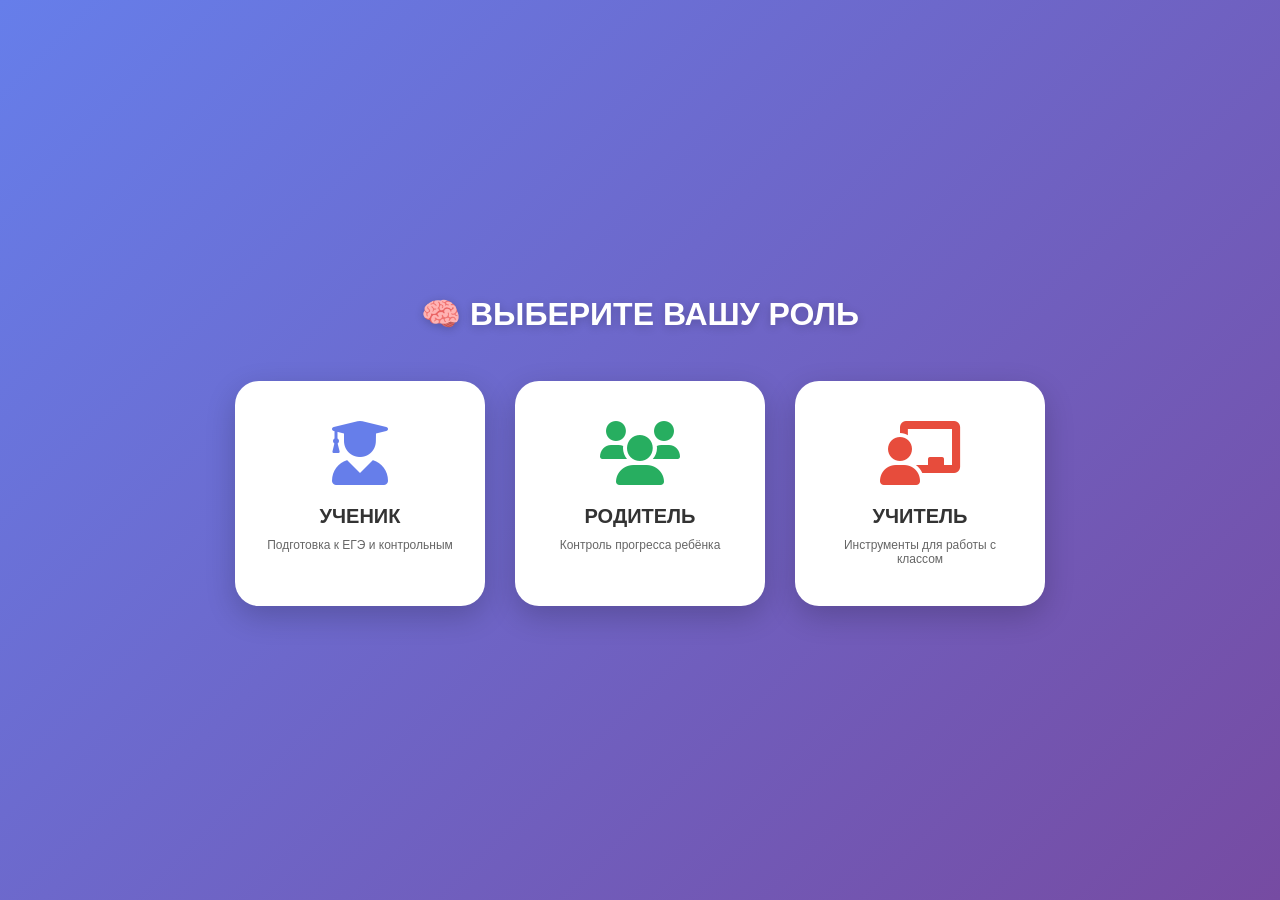
<file: static/choose-role.html>
<!DOCTYPE html>
<html lang="ru">
<head>
    <meta charset="UTF-8">
    <meta name="viewport" content="width=device-width, initial-scale=1.0, user-scalable=yes">
    <title>Выберите роль — ФРЭД</title>
    <link rel="icon" type="image/svg+xml" href="data:image/svg+xml,%3Csvg xmlns='http://www.w3.org/2000/svg' viewBox='0 0 100 100'%3E%3Ccircle cx='50' cy='50' r='50' fill='%23667EEA'/%3E%3Ctext x='50' y='67' text-anchor='middle' fill='white' font-size='40' font-weight='bold' font-family='Arial'%3EФ%3C/text%3E%3C/svg%3E">
    <link rel="stylesheet" href="https://cdnjs.cloudflare.com/ajax/libs/font-awesome/6.0.0-beta3/css/all.min.css">
    <style>
        * {
            margin: 0;
            padding: 0;
            box-sizing: border-box;
        }

        body {
            font-family: 'Arial', 'Helvetica', sans-serif;
            background: linear-gradient(135deg, #667EEA 0%, #764BA2 100%);
            min-height: 100vh;
            display: flex;
            align-items: center;
            justify-content: center;
            padding: 20px;
        }

        .container {
            max-width: 900px;
            width: 100%;
        }

        h1 {
            text-align: center;
            color: white;
            font-size: 32px;
            margin-bottom: 48px;
            text-shadow: 0 2px 10px rgba(0,0,0,0.2);
        }

        .role-buttons {
            display: flex;
            gap: 30px;
            justify-content: center;
            flex-wrap: wrap;
        }

        .role-card {
            background: white;
            border-radius: 24px;
            padding: 40px 30px;
            text-align: center;
            text-decoration: none;
            color: #333;
            transition: all 0.3s ease;
            box-shadow: 0 10px 30px rgba(0,0,0,0.2);
            min-width: 200px;
            flex: 1;
            max-width: 250px;
        }

        .role-card:hover {
            transform: translateY(-10px);
            box-shadow: 0 20px 40px rgba(0,0,0,0.3);
        }

        .role-card i {
            font-size: 64px;
            margin-bottom: 20px;
            display: block;
        }

        .role-card.student i { color: #667EEA; }
        .role-card.parent i { color: #27ae60; }
        .role-card.teacher i { color: #e74c3c; }

        .role-card span {
            font-size: 20px;
            font-weight: bold;
        }

        .role-card small {
            display: block;
            margin-top: 10px;
            font-size: 12px;
            color: #666;
        }

        @media (max-width: 650px) {
            .role-card {
                padding: 30px 20px;
                min-width: 160px;
            }
            .role-card i {
                font-size: 48px;
            }
            h1 {
                font-size: 24px;
                margin-bottom: 30px;
            }
        }
    </style>
</head>
<body>
    <div class="container">
        <h1>🧠 ВЫБЕРИТЕ ВАШУ РОЛЬ</h1>
        <div class="role-buttons">
            <a href="/static/chat-student.html" class="role-card student" data-role="student">
                <i class="fas fa-user-graduate"></i>
                <span>УЧЕНИК</span>
                <small>Подготовка к ЕГЭ и контрольным</small>
            </a>
            <a href="/static/chat-parent.html" class="role-card parent" data-role="parent">
                <i class="fas fa-users"></i>
                <span>РОДИТЕЛЬ</span>
                <small>Контроль прогресса ребёнка</small>
            </a>
            <a href="/static/chat-teacher.html" class="role-card teacher" data-role="teacher">
                <i class="fas fa-chalkboard-user"></i>
                <span>УЧИТЕЛЬ</span>
                <small>Инструменты для работы с классом</small>
            </a>
        </div>
    </div>
</body>
</html>
</file>
